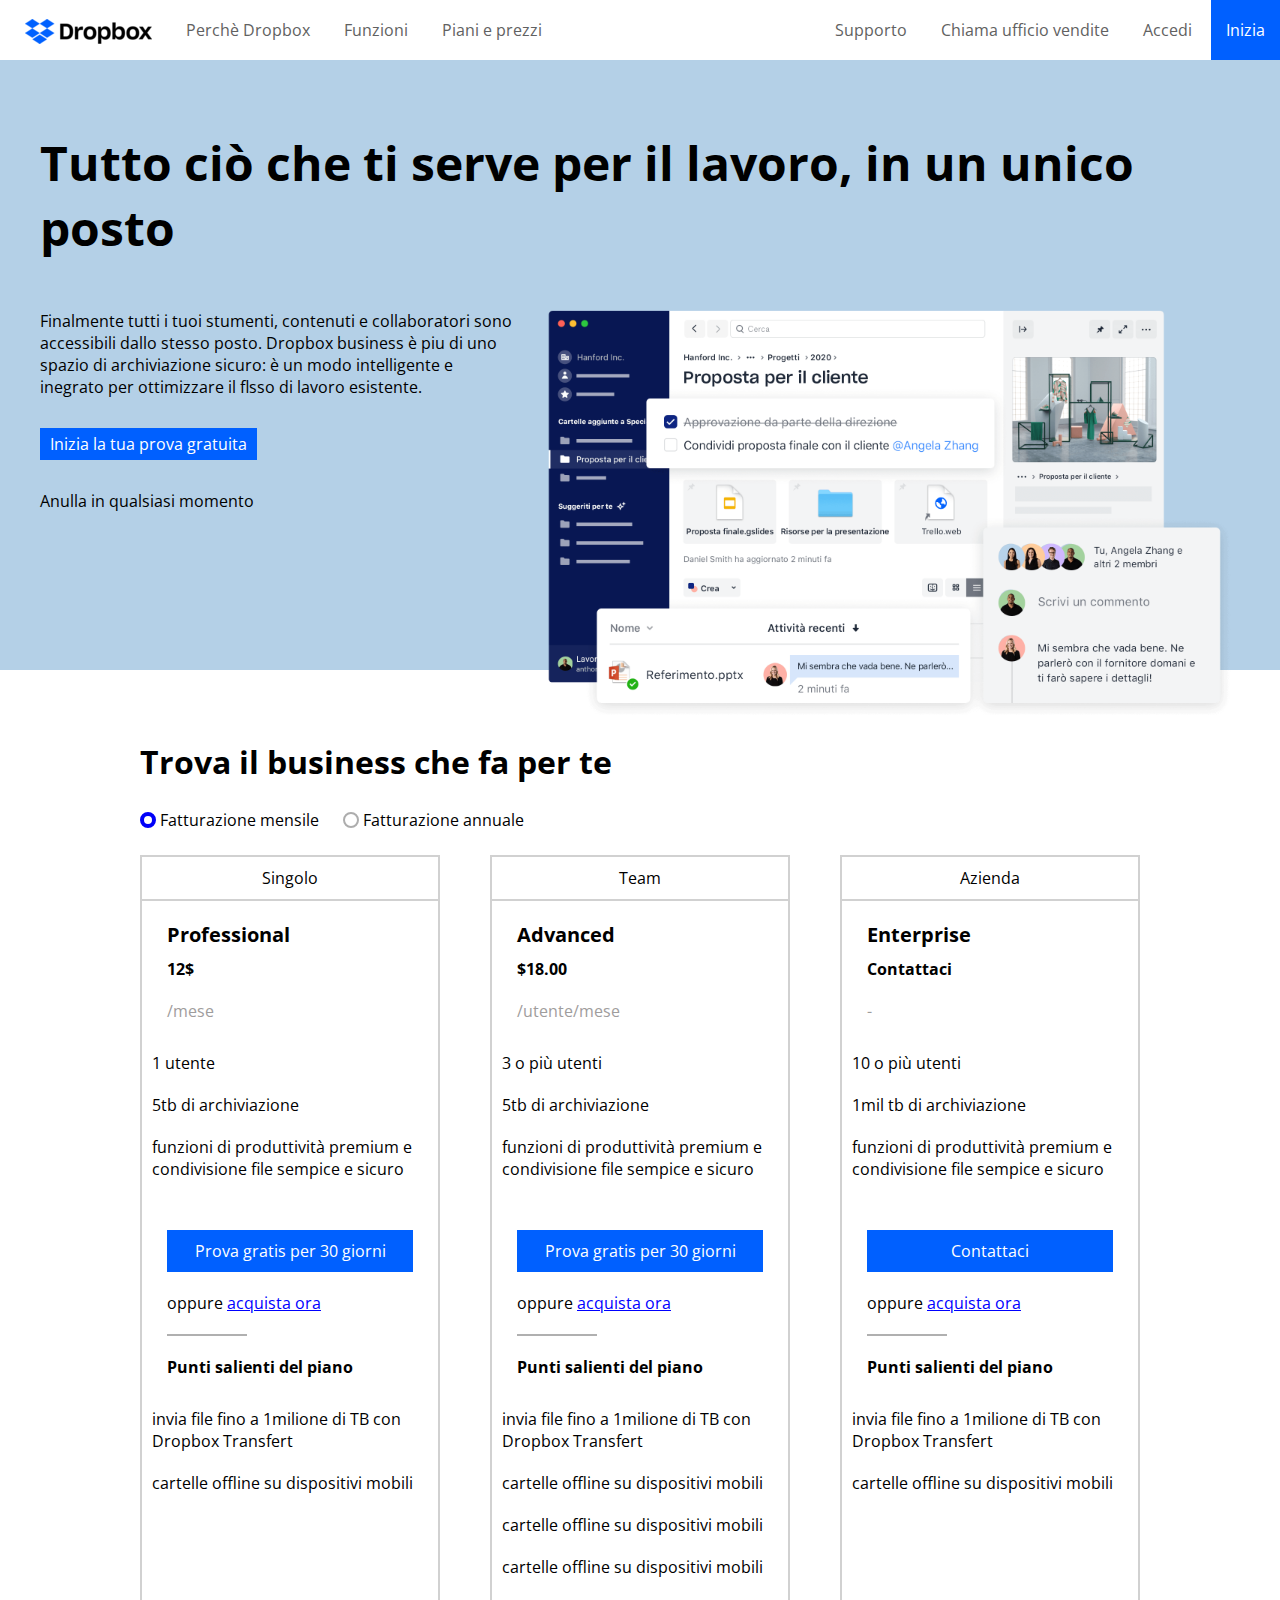
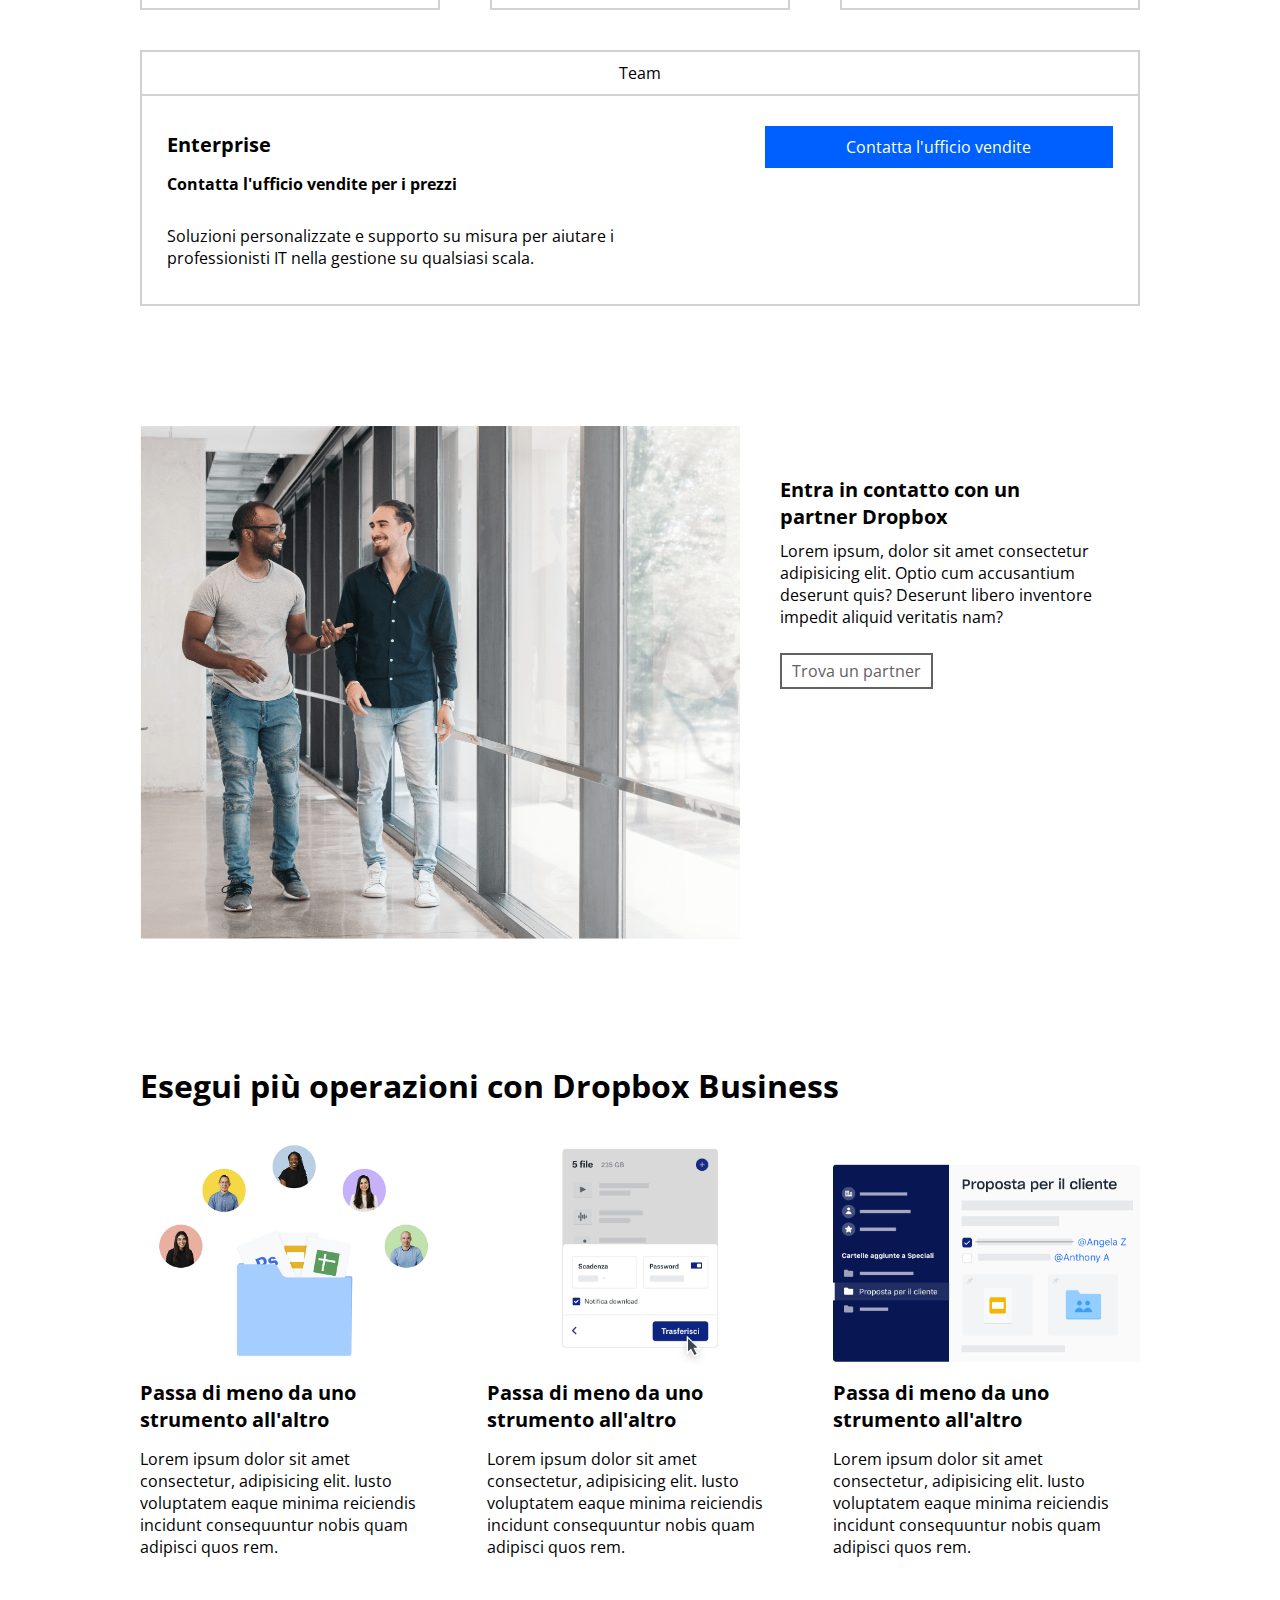
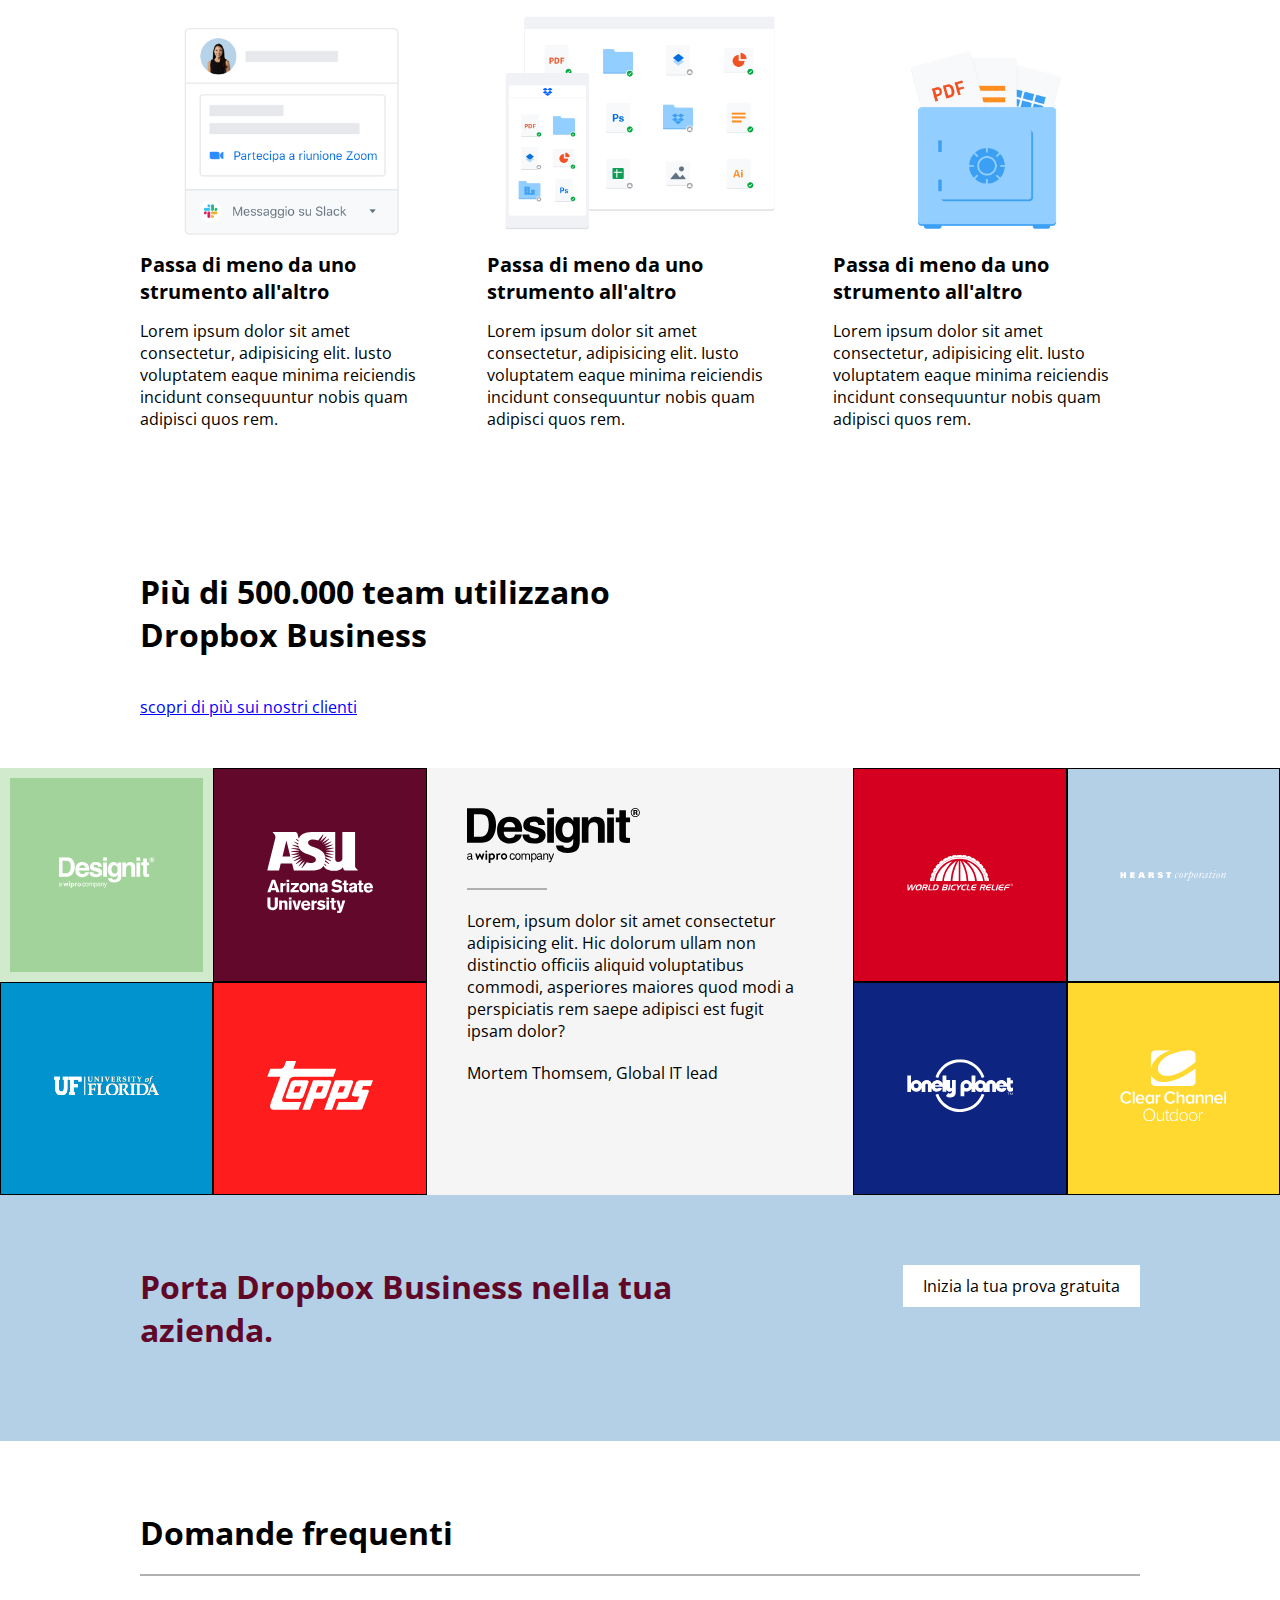
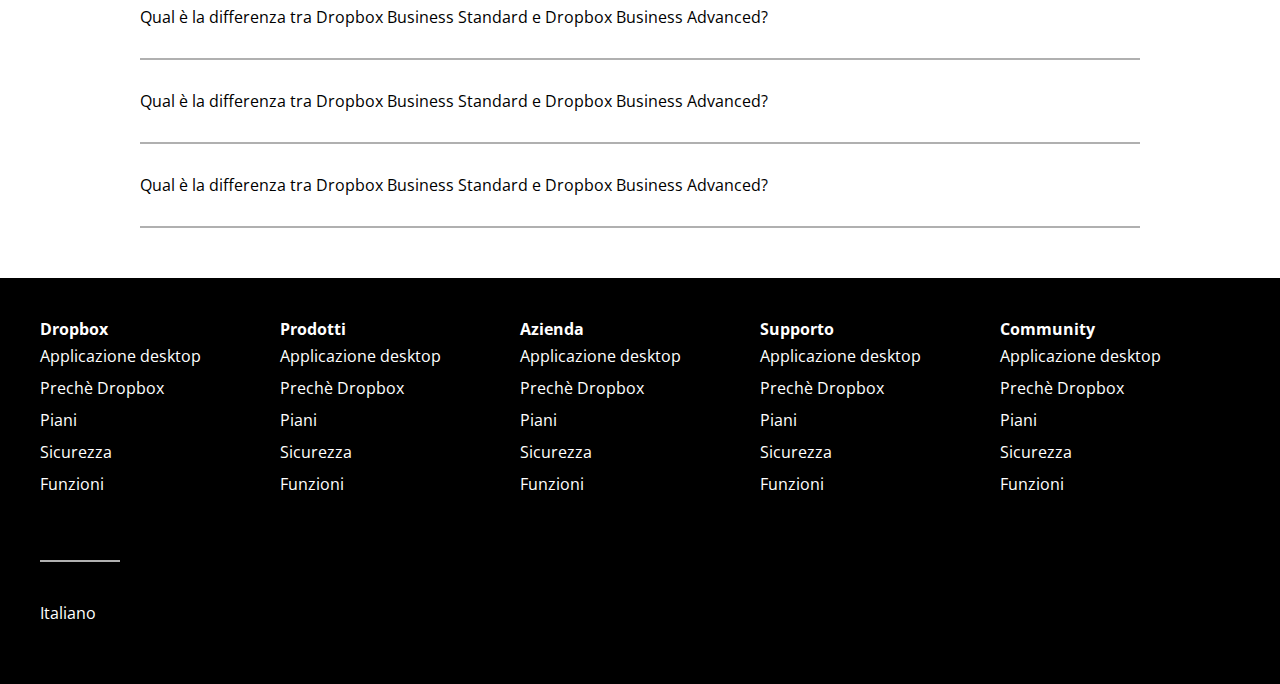
<file: index.html>
<!DOCTYPE html>
<html lang="en">
<head>
    <meta charset="UTF-8">
    <meta http-equiv="X-UA-Compatible" content="IE=edge">
    <meta name="viewport" content="width=device-width, initial-scale=1.0">
    <title>dropbox business</title>

    <!-- LINK -->
    <link rel="preconnect" href="https://fonts.googleapis.com">
    <link rel="preconnect" href="https://fonts.gstatic.com" crossorigin>
    <link href="https://fonts.googleapis.com/css2?family=Open+Sans:wght@400;700&display=swap" rel="stylesheet">
    
    <link rel="stylesheet" href="https://cdnjs.cloudflare.com/ajax/libs/font-awesome/6.4.0/css/all.min.css" integrity="sha512-iecdLmaskl7CVkqkXNQ/ZH/XLlvWZOJyj7Yy7tcenmpD1ypASozpmT/E0iPtmFIB46ZmdtAc9eNBvH0H/ZpiBw==" crossorigin="anonymous" referrerpolicy="no-referrer" />
   
    <!-- CSS -->
    <link rel="stylesheet" href="css/style.css">
</head>
<body class="debug">
    <!--  -->
    <header>
        
        <div class="col-header flex">
            
            <nav class="row-left ">
                
                <ul>
                    <li>
                        <a href="">
                            <img src="img/logo-small.png" alt="Dropbox">
                        </a>
                    </li>
                    <li>
                        <a href="">Perchè Dropbox</a>
                    </li>
                    <li class="nav-function">
                        <a href="">Funzioni</a>
                        <div class="dropdown-functions">
                            <ul>
                                <li>
                                    <a href="">lorem</a>
                                </li>
                                <li>
                                    <a href="">lorem</a>
                                </li><li>
                                    <a href="">lorem</a>
                                </li>
                            </ul>
                        </div>
                    </li>
                    <li>
                        <a href="">Piani e prezzi</a>
                    </li>
                </ul>
            </nav>
            <nav class="row-right">
                <ul>
                    <li>
                        <a href="">Supporto</a>
                    </li>
                    <li>
                        <a href="">Chiama ufficio vendite</a>
                    </li>
                    <li>
                        <a href="">Accedi</a>
                    </li>
                    <li>
                        <a href="" class="button">Inizia</a>
                    </li>
                </ul>
            </nav>
        </div>
    </header>
    <!--  -->
    <main>
        <!-- section1 -->
        <section class="jumbotron">
            <div class="container-wide">
                <h1>
                    Tutto ciò che ti serve per il lavoro, in un unico posto
                </h1>
                <div class="jumbo-row flex">
                    <div class="jumbo1 col-small">
                        <p>
                            Finalmente tutti i tuoi stumenti, contenuti e collaboratori sono accessibili dallo stesso posto. Dropbox business è piu di uno spazio di archiviazione sicuro: è un modo intelligente e inegrato per ottimizzare il flsso di lavoro esistente.
                        </p>
                            
                        <a href="bonus.html" target=”_blank” class="button">Inizia la tua prova gratuita</a>
                            
                        <span>
                            Anulla in qualsiasi momento
                        </span>
                        <span>
                            <a href="#arrow-jump"><i class="fa-solid fa-arrow-down fa-xl"></i></a>
                        </span>
                        
                    </div>
                    <div class="jumbo2 col-big">
                        <img src="img/jumbo.png" alt="">
                    </div>
                </div>
            </div>
        </section>
        <!-- section2 -->
        <section>
            <div class="container-small">
                <h2>
                    Trova il business che fa per te
                </h2>
                <div class="selection-payment">
                    <span class="circle select"></span>
                    <span>Fatturazione mensile</span>
                    <span class="circle"></span>
                    <span>Fatturazione annuale</span>
                </div>
                <div class="flex payment-row">
                    <div class="payment-col">
                        <div class="payment-plan">
                            <i class="fa-solid fa-user"></i>
                            Singolo
                        </div>
                        <div class="payment-desc">
                            <h3>
                                Professional

                            </h3>
                            <ul>
                                <li class="cost">
                                    12$
                                </li>
                                <li>
                                    /mese
                                </li>
                            </ul>
                            <ul class="fa-ul">
                                <li>
                                    <i class="fa-li fa fa-user"></i>
                                    <span class="user">1 utente</span>
                                </li>
                                <li>
                                    <i class="fa-li fa fa-folder"></i>
                                    <span>5tb di archiviazione</span>
                                </li>
                                <li>
                                    
                                    <i class="fa-li fa fa-code-fork"></i>
                                    <span>funzioni di produttività premium e condivisione file sempice e sicuro</span>
                                </li>
                            </ul>
                            <a href="bonus.html" target=”_blank” class="button">Prova gratis per 30 giorni</a>
                            <span>
                                oppure 
                                <a href="">acquista ora</a>
                            </span>
                            <div class="line-break"></div>
                            <h6>
                                Punti salienti del piano
                            </h6>
                            <ul class="fa-ul">
                                <li>
                                    <i class="fa-li fa fa-check"></i>
                                    invia file fino a 1milione di TB con Dropbox Transfert
                                </li>
                                <li>
                                    <i class="fa-li fa fa-check"></i>
                                    cartelle offline su dispositivi mobili
                                </li>
                            </ul>
                        </div>
                    </div>

                    <div class="payment-col">
                        <div class="payment-plan">
                            <i class="fa-solid fa-users"></i>
                            Team
                        </div>
                        <div class="payment-desc">
                            <h3>
                                Advanced
                            </h3>
                            <ul>
                                <li class="cost">
                                    $18.00
                                </li>
                                <li>
                                    /utente/mese
                                </li>
                            </ul>

                            <ul class="fa-ul">
                                <li>
                                    <i class="fa-li fa fa-users"></i>
                                    <span class="user">3 o più utenti</span>
                                </li>
                                <li>
                                    <i class="fa-li fa fa-folder"></i>
                                    <span>5tb di archiviazione</span>
                                </li>
                                <li>
                                    <i class="fa-li fa fa-code-fork"></i>
                                    <span>funzioni di produttività premium e condivisione file sempice e sicuro</span>
                                </li>
                            </ul>
                            <a href="" class="button">Prova gratis per 30 giorni</a>
                            <span>
                                oppure 
                                <a href="">acquista ora</a>
                            </span>
                            <div class="line-break"></div>
                            <h6>
                                Punti salienti del piano
                            </h6>
                            <ul class="fa-ul">
                                <li>
                                    <i class="fa-li fa fa-check"></i>
                                    invia file fino a 1milione di TB con Dropbox Transfert
                                </li>
                                <li>
                                    <i class="fa-li fa fa-check"></i>
                                    cartelle offline su dispositivi mobili
                                </li>
                                <li>
                                    <i class="fa-li fa fa-check"></i>
                                    cartelle offline su dispositivi mobili
                                </li>
                                <li>
                                    <i class="fa-li fa fa-check"></i>
                                    cartelle offline su dispositivi mobili
                                </li>
                            </ul>
                        </div>
                    </div>

                    <div class="payment-col">
                        <div class="payment-plan">
                            <i class="fa-sharp fa-solid fa-building"></i>
                            Azienda
                        </div>
                        <div class="payment-desc">
                            <h3>
                                Enterprise
                            </h3>
                            <ul>
                                <li class="cost">
                                    Contattaci
                                </li>
                                <li>
                                    -
                                </li>
                            </ul>
                            <ul class="fa-ul">
                                <li>
                                    <i class="fa-li fa fa-user"></i>
                                    <span class="user">10 o più utenti</span>
                                </li>
                                <li>
                                    <i class="fa-li fa fa-folder"></i>
                                    <span>1mil tb di archiviazione</span>
                                </li>
                                <li>
                                    
                                    <i class="fa-li fa fa-code-fork"></i>
                                    <span>funzioni di produttività premium e condivisione file sempice e sicuro</span>
                                </li>
                            </ul>
                            <a href="" class="button">Contattaci</a>
                            <span>
                                oppure 
                                <a href="">acquista ora</a>
                            </span>
                            <div class="line-break"></div>
                            <h6>
                                Punti salienti del piano
                            </h6>
                            <ul class="fa-ul">
                                <li>
                                    <i class="fa-li fa fa-check"></i>
                                    invia file fino a 1milione di TB con Dropbox Transfert
                                </li>
                                <li>
                                    <i class="fa-li fa fa-check"></i>
                                    cartelle offline su dispositivi mobili
                                </li>
                            </ul>
                        </div>
                    </div>

                    <div class="payment-col">
                        <div class="payment-plan">
                            <i class="fa-sharp fa-solid fa-building"></i>
                            Team
                        </div>
                        <div class="enterprise-row flex">
                            <div class="col-big payment-desc">
                                <h3>
                                    Enterprise
                                </h3>
                                <h4>
                                    Contatta l'ufficio vendite per i prezzi
                                </h4>
                                <p>
                                    Soluzioni personalizzate e supporto su misura per aiutare i professionisti IT nella gestione su qualsiasi scala.
                                </p>
                            </div>
                            <div class="col-small payment-desc">
                                <a href="" class="button">Contatta l'ufficio vendite</a>
                            </div>
                        </div>
                    </div>
                </div>
            </div>
        </section>
        <!-- section3 -->
       
        <!-- section3 -->
        <section class="partner">
            <div class="container-small">
                <div class="row flex">
                    <div class="col-big">
                        <img src="img/partner.png" alt="">
                    </div>
                    <div class="col-small">
                        <h3>
                            Entra in contatto con un partner Dropbox
                        </h3>
                        <p>
                            Lorem ipsum, dolor sit amet consectetur adipisicing elit. Optio cum accusantium deserunt quis? Deserunt libero inventore impedit aliquid veritatis nam?
                        </p>
                        <a href="" class="button">Trova un partner</a>
                    </div>
                </div>
            </div>
        </section>
        <!-- section4 -->
        <section>
            <div class="container-small">
                <h2>
                    Esegui più operazioni con Dropbox Business
                </h2>
                <div class="flex col-dropboxbusiness">

                    <div class="row-1-3">
                        <div>
                            <img src="img/business-feature-switching-tools.png" alt="">
                        </div>
                        <h3>
                            Passa di meno da uno strumento all'altro
                        </h3>
                        <p>
                            Lorem ipsum dolor sit amet consectetur, adipisicing elit. Iusto voluptatem eaque minima reiciendis incidunt consequuntur nobis quam adipisci quos rem.
                        </p>
                    </div>

                    <div class="row-1-3">
                        <div>
                            <img src="img/business-feature-send-files-it.png" alt="">
                        </div>
                        <h3>
                            Passa di meno da uno strumento all'altro
                        </h3>
                        <p>
                            Lorem ipsum dolor sit amet consectetur, adipisicing elit. Iusto voluptatem eaque minima reiciendis incidunt consequuntur nobis quam adipisci quos rem.
                        </p>
                    </div>

                    <div class="row-1-3">
                        <div>
                            <img src="img/business-feature-coordinate-it.png" alt="">
                        </div>
                        <h3>
                            Passa di meno da uno strumento all'altro
                        </h3>
                        <p>
                            Lorem ipsum dolor sit amet consectetur, adipisicing elit. Iusto voluptatem eaque minima reiciendis incidunt consequuntur nobis quam adipisci quos rem.
                        </p>
                    </div>

                    <div class="row-1-3">
                        <div>
                            <img src="img/business-feature-integrations-it.png" alt="">
                        </div>
                        <h3>
                            Passa di meno da uno strumento all'altro
                        </h3>
                        <p>
                            Lorem ipsum dolor sit amet consectetur, adipisicing elit. Iusto voluptatem eaque minima reiciendis incidunt consequuntur nobis quam adipisci quos rem.
                        </p>
                    </div>

                    <div class="row-1-3">
                        <div>
                            <img src="img/business-feature-multi-device.png" alt="">
                        </div>
                        <h3>
                            Passa di meno da uno strumento all'altro
                        </h3>
                        <p>
                            Lorem ipsum dolor sit amet consectetur, adipisicing elit. Iusto voluptatem eaque minima reiciendis incidunt consequuntur nobis quam adipisci quos rem.
                        </p>
                    </div>

                    <div class="row-1-3">
                        <div>
                            <img src="img/business-feature-security.png" alt="">
                        </div>
                        <h3>
                            Passa di meno da uno strumento all'altro
                        </h3>
                        <p>
                            Lorem ipsum dolor sit amet consectetur, adipisicing elit. Iusto voluptatem eaque minima reiciendis incidunt consequuntur nobis quam adipisci quos rem.
                        </p>
                    </div>

                   
                </div>
            </div>
        </section>
        <!-- section5 -->
        <section>
            <div class="container-small">
                <div class="row flex">
                    <div class="col-big">
                        <h2>
                            Più di 500.000 team utilizzano Dropbox Business
                        </h2>
                        <a href="">scopri di più sui nostri clienti</a>
                    </div>
                    <div class="col-small">

                    </div>
            </div>
        </section>
        <!-- section6 -->
        <section class="sponsor">
            <div class="flex row-sponsor">
                <div class="col-sponsor">
                    <div class="flex row-sponsor-logos">
                        <div class="col-sponsor-logos green">
                            <div class="svg-position">
                                <img src="img/designit.svg" alt="">
                            </div>
                        </div>
                        <div class="col-sponsor-logos bordeaux">
                            <div class="svg-position">
                                <img src="img/arizona_state_university.svg" alt="">
                            </div>
                        </div>
                        <div class="col-sponsor-logos acqua">
                            <div class="svg-position">
                                <img src="img/university_of_florida.svg" alt="">
                            </div>
                        </div>
                        <div class="col-sponsor-logos red">
                            <div class="svg-position">
                                <img src="img/topps.svg" alt="">
                            </div>
                        </div>
                    </div>
                </div>
                <div class="col-sponsor">
                    <div class="main-sponsor">
                        <img src="img/designit.svg" alt="">
                    </div>
                    <div class="line-break"></div>
                    <p>
                        Lorem, ipsum dolor sit amet consectetur adipisicing elit. Hic dolorum ullam non distinctio officiis aliquid voluptatibus commodi, asperiores maiores quod modi a perspiciatis rem saepe adipisci est fugit ipsam dolor?
                    </p>
                    Mortem Thomsem, Global IT lead
                </div>
                <div class="col-sponsor">
                    <div class="flex row-sponsor-logos">
                        <div class="col-sponsor-logos darkred">
                            <div class="svg-position">
                                <img src="img/world_bicycle_relief.svg" alt="">
                            </div>
                        </div>
                        <div class="col-sponsor-logos ice">
                            <div class="svg-position">
                                <img src="img/hearst_corp.svg" alt="">
                            </div>
                        </div>
                        <div class="col-sponsor-logos blue">
                            <div class="svg-position">
                                <img src="img/lonely_planet.svg" alt="">
                            </div>
                        </div>
                        <div class="col-sponsor-logos yellow">
                            <div class="svg-position">
                                <img src="img/clear_channel.svg" alt="">
                            </div>
                        </div>
                    </div>
                </div>
            </div>
        </section>
        <!-- section7 -->
        <section class="banner">
            <div class="container-small">
                <div class="row flex">
                    <div class="col-big">
                        <h2>
                            Porta Dropbox Business nella tua azienda.
                        </h2>
                        
                    </div>
                    <div class="col-small">
                        <a href="" class="button">Inizia la tua prova gratuita</a>
                    </div>
            </div>
            </div>
        </section>
        <!-- section8  usure of structure-->
        <section class="questions" id="arrow-jump">
            <div class="container-small">
                <h2>
                    Domande frequenti
                </h2>
                <div class="question-1 question">
                    <span> 
                        Qual è la differenza tra Dropbox Business Standard e Dropbox Business Advanced?
                    </span>

                    <p>
                        Lorem ipsum dolor sit amet consectetur, adipisicing elit. Ratione assumenda labore beatae dolorum consequuntur adipisci reprehenderit sint quaerat provident natus!
                    </p>

                    <div class="scroll-down">
                        <i class="fa-solid fa-chevron-down"></i>
                    </div>
                </div>
                <div class="question-2 question">
                    <span> 
                        Qual è la differenza tra Dropbox Business Standard e Dropbox Business Advanced?
                    </span>
                    <p>
                        Lorem ipsum dolor sit amet consectetur, adipisicing elit. Ratione assumenda labore beatae dolorum consequuntur adipisci reprehenderit sint quaerat provident natus!
                    </p>
                    <div class="scroll-down">
                        <i class="fa-solid fa-chevron-down"></i>
                    </div>
                </div>
                <div class="question-3 question">
                    <span> 
                        Qual è la differenza tra Dropbox Business Standard e Dropbox Business Advanced?
                    </span>
                    <p>
                        Lorem ipsum dolor sit amet consectetur, adipisicing elit. Ratione assumenda labore beatae dolorum consequuntur adipisci reprehenderit sint quaerat provident natus!
                    </p>
                    <div class="scroll-down">
                        <i class="fa-solid fa-chevron-down"></i>
                    </div>
                </div>
            </div>
        </section>

    </main>
    <!--  -->
    <footer>
        <div class="container-wide">
            <div class="flex row-footer">
                <div class="col-footer">
                    <h4>
                        Dropbox
                    </h4>
                    <ul>
                        <li>
                            <a href="">Applicazione desktop</a>
                        </li>
                        <li>
                            <a href="">Prechè Dropbox</a>
                        </li>
                        <li>
                            <a href="">Piani</a>
                        </li>
                        <li>
                            <a href="">Sicurezza</a>
                        </li>
                        <li>
                            <a href="">Funzioni</a>
                        </li>
                    </ul>
                </div>
                <div class="col-footer">
                    <h4>
                        Prodotti
                    </h4>
                    <ul>
                        <li>
                            <a href="">Applicazione desktop</a>
                        </li>
                        <li>
                            <a href="">Prechè Dropbox</a>
                        </li>
                        <li>
                            <a href="">Piani</a>
                        </li>
                        <li>
                            <a href="">Sicurezza</a>
                        </li>
                        <li>
                            <a href="">Funzioni</a>
                        </li>
                    </ul>
                </div>
                <div class="col-footer">
                    <h4>
                        Azienda
                    </h4>
                    <ul>
                        <li>
                            <a href="">Applicazione desktop</a>
                        </li>
                        <li>
                            <a href="">Prechè Dropbox</a>
                        </li>
                        <li>
                            <a href="">Piani</a>
                        </li>
                        <li>
                            <a href="">Sicurezza</a>
                        </li>
                        <li>
                            <a href="">Funzioni</a>
                        </li>
                    </ul>
                </div>
                <div class="col-footer">
                    <h4>
                        Supporto
                    </h4>
                    <ul>
                        <li>
                            <a href="">Applicazione desktop</a>
                        </li>
                        <li>
                            <a href="">Prechè Dropbox</a>
                        </li>
                        <li>
                            <a href="">Piani</a>
                        </li>
                        <li>
                            <a href="">Sicurezza</a>
                        </li>
                        <li>
                            <a href="">Funzioni</a>
                        </li>
                    </ul>
                </div>
                <div class="col-footer">
                    <h4>
                        Community
                    </h4>
                    <ul>
                        <li>
                            <a href="">Applicazione desktop</a>
                        </li>
                        <li>
                            <a href="">Prechè Dropbox</a>
                        </li>
                        <li>
                            <a href="">Piani</a>
                        </li>
                        <li>
                            <a href="">Sicurezza</a>
                        </li>
                        <li>
                            <a href="">Funzioni</a>
                        </li>
                    </ul>
                </div>
            </div>
            <div class="line-break"></div>
            <div class="language">
                <i class="fa-sharp fa-solid fa-earth-americas"></i>
                Italiano
                <div class="lang-selector">
                    <i class="fa-solid fa-caret-up"></i>
                    <div class="dropdown-lang">
                        <ul>
                            <li>
                                <a href="">Korean</a>
                            </li>
                            <li>
                                <a href="">Swahili</a>
                            </li>
                            <li>
                                <a href="">Latin</a>
                            </li>
                            <li>
                                <a href="">Aramaic</a>
                            </li>
                        </ul>
                    </div>
                </div>
                
            </div>
        </div>
    </footer>
</body>
</html>
</file>
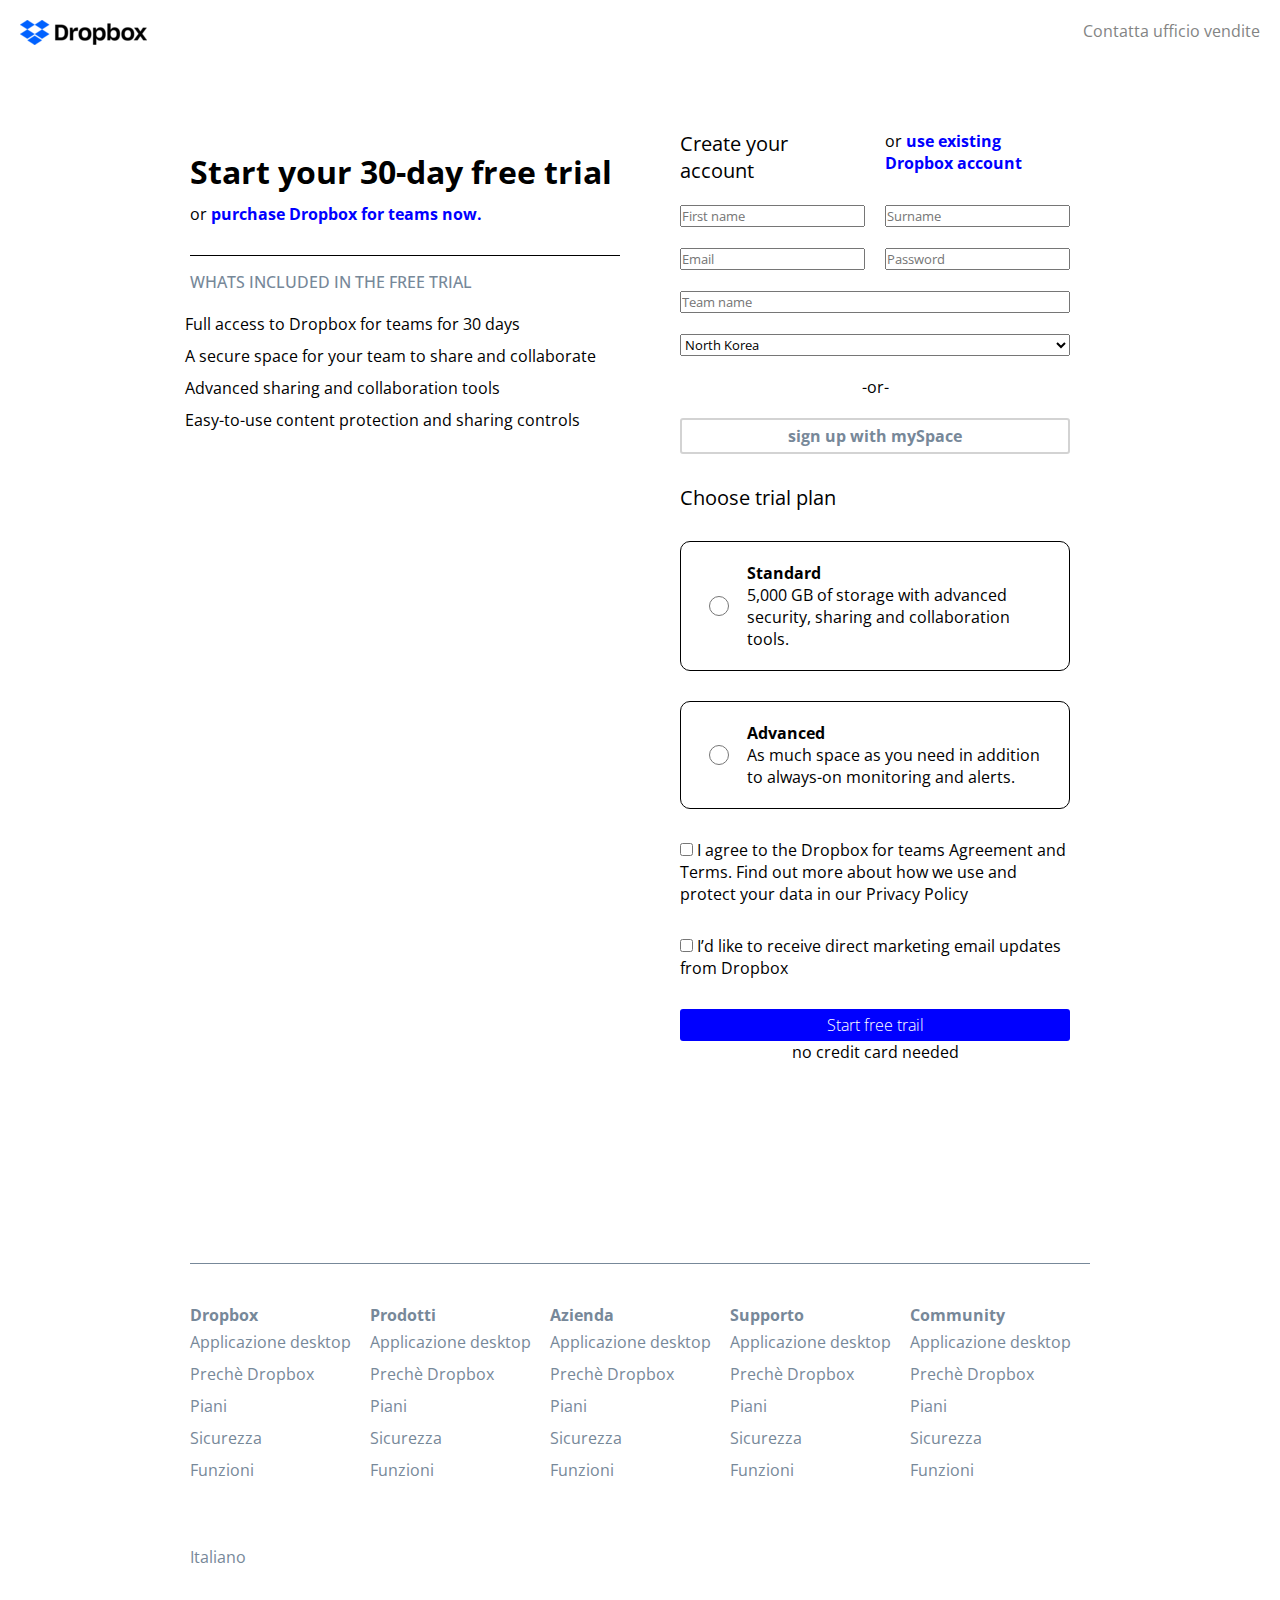
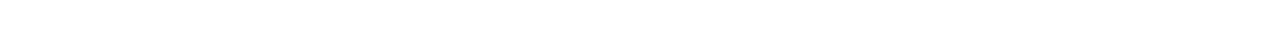
<file: bonus.html>
<!DOCTYPE html>
<html lang="en">
<head>
    <meta charset="UTF-8">
    <meta http-equiv="X-UA-Compatible" content="IE=edge">
    <meta name="viewport" content="width=device-width, initial-scale=1.0">
    <!-- links -->
    <link rel="preconnect" href="https://fonts.googleapis.com">
    <link rel="preconnect" href="https://fonts.gstatic.com" crossorigin>
    <link href="https://fonts.googleapis.com/css2?family=Open+Sans:wght@400;700&display=swap" rel="stylesheet">
    <link rel="stylesheet" href="https://cdnjs.cloudflare.com/ajax/libs/font-awesome/6.4.0/css/all.min.css" integrity="sha512-iecdLmaskl7CVkqkXNQ/ZH/XLlvWZOJyj7Yy7tcenmpD1ypASozpmT/E0iPtmFIB46ZmdtAc9eNBvH0H/ZpiBw==" crossorigin="anonymous" referrerpolicy="no-referrer" />
    
    
    <link rel="stylesheet" href="css/style2.css">
    
    <title>Dropbox Professional</title>
</head>
<body class="debug">
    <header>
        <nav class="flex">
            <div class="dropboxlogo">
                <a href="index.html"><img src="img/logo-small.png" alt=""></a>
            </div>
            <div>
                <a href="">Contatta ufficio vendite</a>
                <a href=""><i class="fa-solid fa-chevron-down"></i></a>
            </div>
        </nav>
        
    </header>
    <!--  -->
    <main>
        <div class="container">
            <div class="row flex">
                <div class="col col-left">
                    <div>
                        <h1>
                            Start your 30-day free trial
                        </h1>
                        <span>
                            or <a href="">purchase Dropbox for teams now.</a>
                        </span>
                    </div>
                    <div>
                        <h4>
                            Whats Included in the free trial
                        </h4>
                        <ul class="fa-ul">
                            <li>
                                <i class="fa-li fa fa-check"></i>
                                Full access to Dropbox for teams for 30 days
                            </li>
                            <li>
                                <i class="fa-li fa fa-check"></i>
                                A secure space for your team to share and collaborate
                            </li>
                            <li>
                                <i class="fa-li fa fa-check"></i>
                                Advanced sharing and collaboration tools
                            </li>
                            <li>
                                <i class="fa-li fa fa-check"></i>
                                Easy-to-use content protection and sharing controls
                            </li>
                        </ul>
                    </div>
                </div>
                <div class="col col-right">
                    <div class="col-right-flex flex">
                        <div>
                            Create your account
                        </div>
                        <div>
                            or <a href="">use existing Dropbox account</a>
                        </div>
                        <div>
                            <input type="text" placeholder="First name">
                        </div>
                        <div>
                            <input type="text" placeholder="Surname">
                        </div>
                        <div>
                            <input type="text" placeholder="Email">
                        </div>
                        <div>
                            <input type="text" placeholder="Password">
                        </div>
                        <div>
                            <input type="text" placeholder="Team name">
                        </div>
                        <div>
                            <select name="county" id="">
                                <option value="">North Korea</option>
                                <option value="">Uzbekhistan</option>
                                <option value="">Lithuania</option>
                                <option value="">Vatican City</option>
                            </select>
                        </div>
                        <div>
                            -or-
                        </div>
                        <div>
                            <a href="" class="button">sign up with mySpace</a>
                        </div>
                    </div>
                    <!-- end input typ and flex column -->
                    <div class="bottom-section">
                        <div class="trial-plan">
                            <span>Choose trial plan</span>
                        </div>
                        <div class="plan-type flex">
                            <input type="radio" name="" id="">
                            <label for="">
                                <div>
                                    <h4>
                                        Standard
                                    </h4>
                                    <p>
                                        5,000 GB of storage with advanced security, sharing and collaboration tools.
                                    </p>
                                </div>
                            </label>
                        </div>

                        <div class="plan-type flex">
                            <input type="radio" name="" id="">
                            <label for="">
                                <div>
                                    <h4>
                                        Advanced
                                    </h4>
                                    <p>
                                        As much space as you need in addition to always-on monitoring and alerts.                               
                                    </p>
                                </div>
                            </label>
                        </div>
                        
                        <div>
                            <input type="checkbox" name="terms" id="">
                            <label for="terms">
                                I agree to the Dropbox for teams Agreement and Terms. Find out more about how we use and protect your data in our Privacy Policy
                            </label>
                        </div>
                        <div>
                            <input type="checkbox" name="" id="">
                            <label for="">
                                I’d like to receive direct marketing email updates from Dropbox
                            </label>
                        </div>
                        
                        <div>
                            <a href="" class="button"> Start free trail</a>
                            <span>no credit card needed</span>
                        </div>

                    </div>
                </div>
            </div>
        </div>
    </main>

    <footer>
        <div class="container">
            <div class="flex row-footer">
                <div class="col-footer">
                    <h4>
                        Dropbox
                    </h4>
                    <ul>
                        <li>
                            <a href="">Applicazione desktop</a>
                        </li>
                        <li>
                            <a href="">Prechè Dropbox</a>
                        </li>
                        <li>
                            <a href="">Piani</a>
                        </li>
                        <li>
                            <a href="">Sicurezza</a>
                        </li>
                        <li>
                            <a href="">Funzioni</a>
                        </li>
                    </ul>
                </div>
                <div class="col-footer">
                    <h4>
                        Prodotti
                    </h4>
                    <ul>
                        <li>
                            <a href="">Applicazione desktop</a>
                        </li>
                        <li>
                            <a href="">Prechè Dropbox</a>
                        </li>
                        <li>
                            <a href="">Piani</a>
                        </li>
                        <li>
                            <a href="">Sicurezza</a>
                        </li>
                        <li>
                            <a href="">Funzioni</a>
                        </li>
                    </ul>
                </div>
                <div class="col-footer">
                    <h4>
                        Azienda
                    </h4>
                    <ul>
                        <li>
                            <a href="">Applicazione desktop</a>
                        </li>
                        <li>
                            <a href="">Prechè Dropbox</a>
                        </li>
                        <li>
                            <a href="">Piani</a>
                        </li>
                        <li>
                            <a href="">Sicurezza</a>
                        </li>
                        <li>
                            <a href="">Funzioni</a>
                        </li>
                    </ul>
                </div>
                <div class="col-footer">
                    <h4>
                        Supporto
                    </h4>
                    <ul>
                        <li>
                            <a href="">Applicazione desktop</a>
                        </li>
                        <li>
                            <a href="">Prechè Dropbox</a>
                        </li>
                        <li>
                            <a href="">Piani</a>
                        </li>
                        <li>
                            <a href="">Sicurezza</a>
                        </li>
                        <li>
                            <a href="">Funzioni</a>
                        </li>
                    </ul>
                </div>
                <div class="col-footer">
                    <h4>
                        Community
                    </h4>
                    <ul>
                        <li>
                            <a href="">Applicazione desktop</a>
                        </li>
                        <li>
                            <a href="">Prechè Dropbox</a>
                        </li>
                        <li>
                            <a href="">Piani</a>
                        </li>
                        <li>
                            <a href="">Sicurezza</a>
                        </li>
                        <li>
                            <a href="">Funzioni</a>
                        </li>
                    </ul>
                </div>
            </div>
            <div class="line-break"></div>
            <div class="language">
                <i class="fa-sharp fa-solid fa-earth-americas"></i>
                Italiano
                <a href=""><i class="fa-solid fa-caret-up"></i></a>
            </div>
        </div>
    </footer>
</body>
</html>
</file>
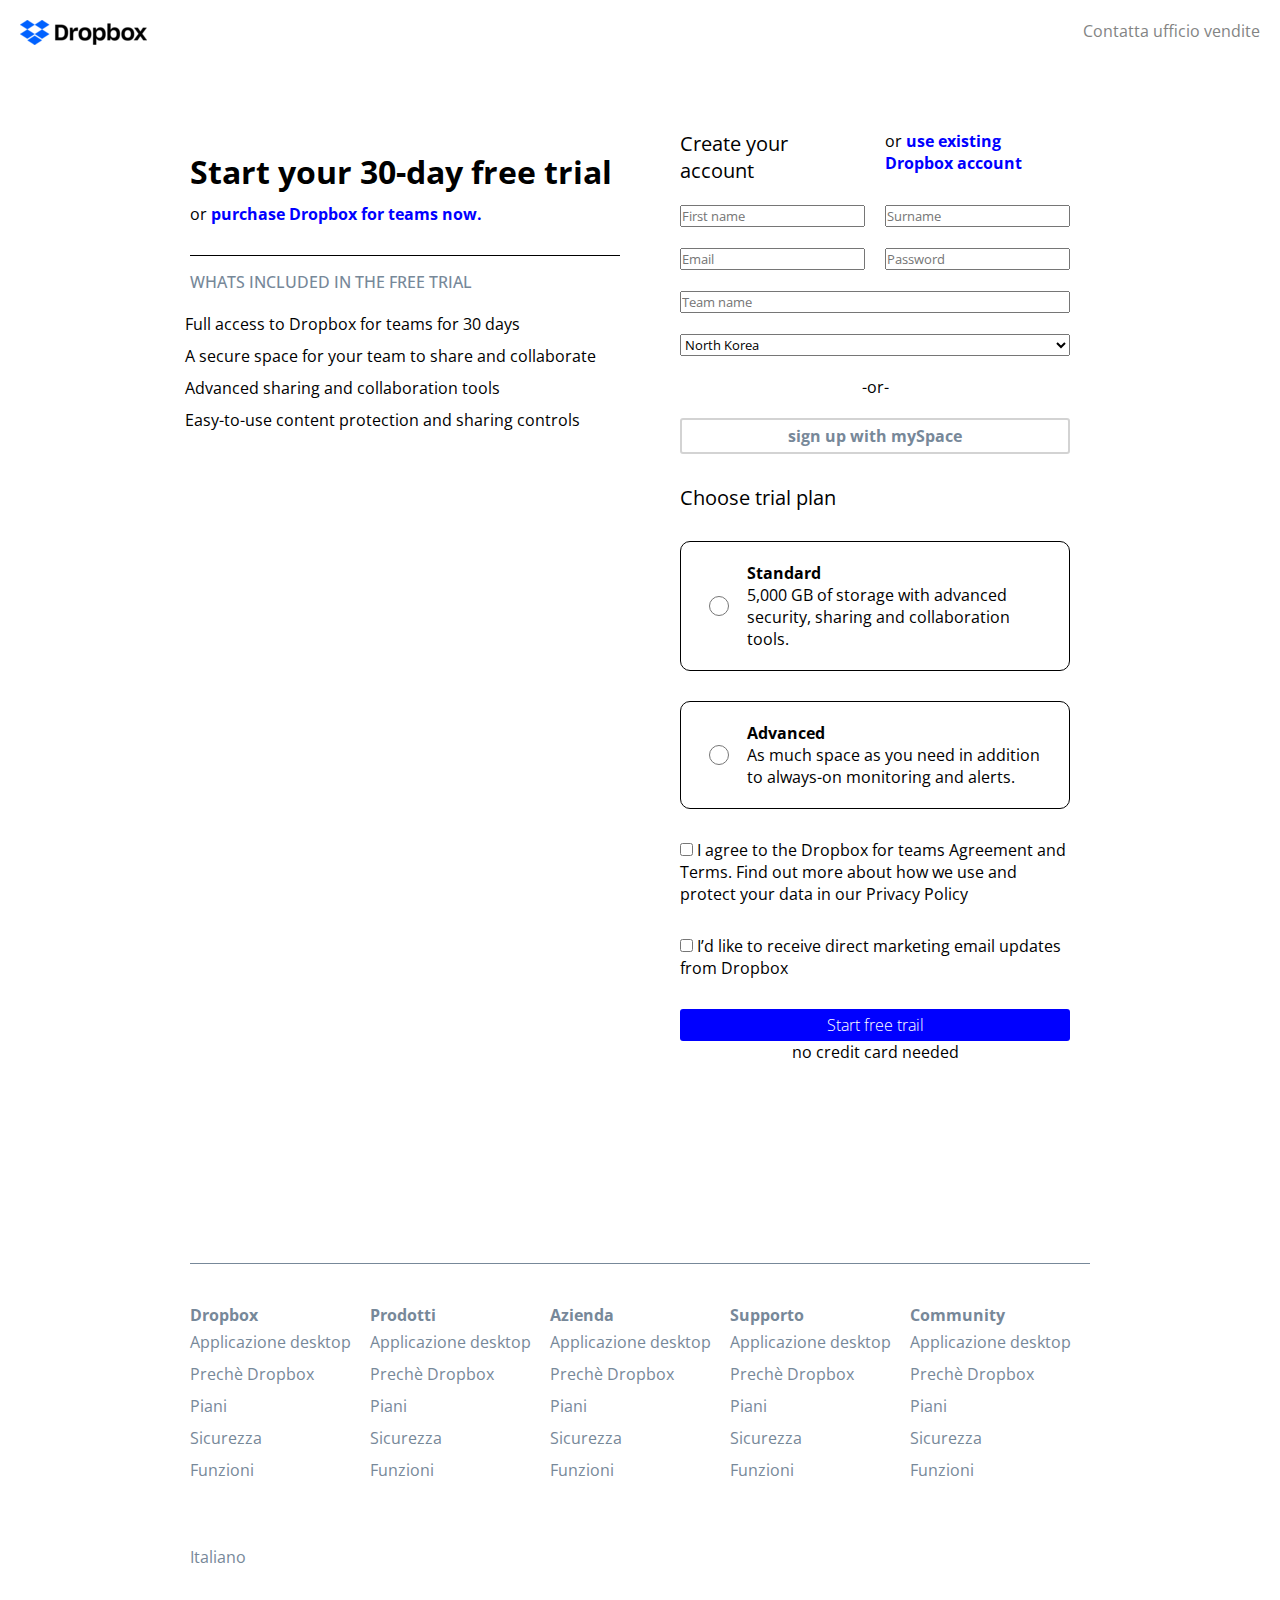
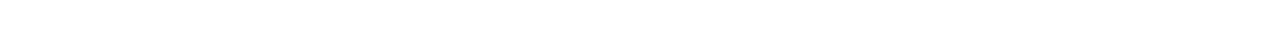
<file: trial.html>
<!DOCTYPE html>
<html lang="en">
<head>
    <meta charset="UTF-8">
    <meta http-equiv="X-UA-Compatible" content="IE=edge">
    <meta name="viewport" content="width=device-width, initial-scale=1.0">
    <!-- links -->
    <link rel="preconnect" href="https://fonts.googleapis.com">
    <link rel="preconnect" href="https://fonts.gstatic.com" crossorigin>
    <link href="https://fonts.googleapis.com/css2?family=Open+Sans:wght@400;700&display=swap" rel="stylesheet">
    <link rel="stylesheet" href="https://cdnjs.cloudflare.com/ajax/libs/font-awesome/6.4.0/css/all.min.css" integrity="sha512-iecdLmaskl7CVkqkXNQ/ZH/XLlvWZOJyj7Yy7tcenmpD1ypASozpmT/E0iPtmFIB46ZmdtAc9eNBvH0H/ZpiBw==" crossorigin="anonymous" referrerpolicy="no-referrer" />
    
    
    <link rel="stylesheet" href="css/style2.css">
    
    <title>Dropbox Professional</title>
</head>
<body class="debug">
    <header>
        <nav class="flex">
            <div class="dropboxlogo">
                <a href=""><img src="img/logo-small.png" alt=""></a>
            </div>
            <div>
                <a href="">Contatta ufficio vendite</a>
                <a href=""><i class="fa-solid fa-chevron-down"></i></a>
            </div>
        </nav>
        
    </header>
    <!--  -->
    <main>
        <div class="container">
            <div class="row flex">
                <div class="col col-left">
                    <div>
                        <h1>
                            Start your 30-day free trial
                        </h1>
                        <span>
                            or <a href="">purchase Dropbox for teams now.</a>
                        </span>
                    </div>
                    <div>
                        <h4>
                            Whats Included in the free trial
                        </h4>
                        <ul class="fa-ul">
                            <li>
                                <i class="fa-li fa fa-check"></i>
                                Full access to Dropbox for teams for 30 days
                            </li>
                            <li>
                                <i class="fa-li fa fa-check"></i>
                                A secure space for your team to share and collaborate
                            </li>
                            <li>
                                <i class="fa-li fa fa-check"></i>
                                Advanced sharing and collaboration tools
                            </li>
                            <li>
                                <i class="fa-li fa fa-check"></i>
                                Easy-to-use content protection and sharing controls
                            </li>
                        </ul>
                    </div>
                </div>
                <div class="col col-right">
                    <div class="col-right-flex flex">
                        <div>
                            Create your account
                        </div>
                        <div>
                            or <a href="">use existing Dropbox account</a>
                        </div>
                        <div>
                            <input type="text" placeholder="First name">
                        </div>
                        <div>
                            <input type="text" placeholder="Surname">
                        </div>
                        <div>
                            <input type="text" placeholder="Email">
                        </div>
                        <div>
                            <input type="text" placeholder="Password">
                        </div>
                        <div>
                            <input type="text" placeholder="Team name">
                        </div>
                        <div>
                            <select name="county" id="">
                                <option value="">North Korea</option>
                                <option value="">Uzbekhistan</option>
                                <option value="">Lithuania</option>
                                <option value="">Vatican City</option>
                            </select>
                        </div>
                        <div>
                            -or-
                        </div>
                        <div>
                            <a href="" class="button">sign up with mySpace</a>
                        </div>
                    </div>
                    <!-- end input typ and flex column -->
                    <div class="bottom-section">
                        <div class="trial-plan">
                            <span>Choose trial plan</span>
                        </div>
                        <div class="plan-type flex">
                            <input type="radio" name="" id="">
                            <label for="">
                                <div>
                                    <h4>
                                        Standard
                                    </h4>
                                    <p>
                                        5,000 GB of storage with advanced security, sharing and collaboration tools.
                                    </p>
                                </div>
                            </label>
                        </div>

                        <div class="plan-type flex">
                            <input type="radio" name="" id="">
                            <label for="">
                                <div>
                                    <h4>
                                        Advanced
                                    </h4>
                                    <p>
                                        As much space as you need in addition to always-on monitoring and alerts.                               
                                    </p>
                                </div>
                            </label>
                        </div>
                        
                        <div>
                            <input type="checkbox" name="terms" id="">
                            <label for="terms">
                                I agree to the Dropbox for teams Agreement and Terms. Find out more about how we use and protect your data in our Privacy Policy
                            </label>
                        </div>
                        <div>
                            <input type="checkbox" name="" id="">
                            <label for="">
                                I’d like to receive direct marketing email updates from Dropbox
                            </label>
                        </div>
                        
                        <div>
                            <a href="" class="button"> Start free trail</a>
                            <span>no credit card needed</span>
                        </div>

                    </div>
                </div>
            </div>
        </div>
    </main>

    <footer>
        <div class="container">
            <div class="flex row-footer">
                <div class="col-footer">
                    <h4>
                        Dropbox
                    </h4>
                    <ul>
                        <li>
                            <a href="">Applicazione desktop</a>
                        </li>
                        <li>
                            <a href="">Prechè Dropbox</a>
                        </li>
                        <li>
                            <a href="">Piani</a>
                        </li>
                        <li>
                            <a href="">Sicurezza</a>
                        </li>
                        <li>
                            <a href="">Funzioni</a>
                        </li>
                    </ul>
                </div>
                <div class="col-footer">
                    <h4>
                        Prodotti
                    </h4>
                    <ul>
                        <li>
                            <a href="">Applicazione desktop</a>
                        </li>
                        <li>
                            <a href="">Prechè Dropbox</a>
                        </li>
                        <li>
                            <a href="">Piani</a>
                        </li>
                        <li>
                            <a href="">Sicurezza</a>
                        </li>
                        <li>
                            <a href="">Funzioni</a>
                        </li>
                    </ul>
                </div>
                <div class="col-footer">
                    <h4>
                        Azienda
                    </h4>
                    <ul>
                        <li>
                            <a href="">Applicazione desktop</a>
                        </li>
                        <li>
                            <a href="">Prechè Dropbox</a>
                        </li>
                        <li>
                            <a href="">Piani</a>
                        </li>
                        <li>
                            <a href="">Sicurezza</a>
                        </li>
                        <li>
                            <a href="">Funzioni</a>
                        </li>
                    </ul>
                </div>
                <div class="col-footer">
                    <h4>
                        Supporto
                    </h4>
                    <ul>
                        <li>
                            <a href="">Applicazione desktop</a>
                        </li>
                        <li>
                            <a href="">Prechè Dropbox</a>
                        </li>
                        <li>
                            <a href="">Piani</a>
                        </li>
                        <li>
                            <a href="">Sicurezza</a>
                        </li>
                        <li>
                            <a href="">Funzioni</a>
                        </li>
                    </ul>
                </div>
                <div class="col-footer">
                    <h4>
                        Community
                    </h4>
                    <ul>
                        <li>
                            <a href="">Applicazione desktop</a>
                        </li>
                        <li>
                            <a href="">Prechè Dropbox</a>
                        </li>
                        <li>
                            <a href="">Piani</a>
                        </li>
                        <li>
                            <a href="">Sicurezza</a>
                        </li>
                        <li>
                            <a href="">Funzioni</a>
                        </li>
                    </ul>
                </div>
            </div>
            <div class="line-break"></div>
            <div class="language">
                <i class="fa-sharp fa-solid fa-earth-americas"></i>
                Italiano
                <a href=""><i class="fa-solid fa-caret-up"></i></a>
            </div>
        </div>
    </footer>
</body>
</html>
</file>
<file: css/style.css>
*{
    padding: 0;
    margin: 0;
    box-sizing: border-box;
    font-family: 'Open Sans', sans-serif;

}

/* GENERAL */
body{
    overflow-x: hidden;
}
li,
ul,
a{
    text-decoration: none;
    
}
ul{
    list-style-type: none;
}
.flex{
    display: flex;
    flex-wrap: wrap;
    
}
.container-wide{
    max-width: 1200px;
    margin: auto;
    
    
}
.container-small{
    max-width: 1000px;
    margin: auto;
    
}
.button{
    display: inline-block;
    background-color: #0060FF;
    padding: 5px 10px;
    color: white;
}
a{
    color: inherit;
}
h2{
    font-size: 2em;
}
h3{
    font-size: 1.25em;
}
.col-big{
    width: 60%;
}
.col-small{
    width: 40%;
}
.line-break{
    border-top: 2px solid #b0b0b0;
    width: 80px;
    margin: 20px 0;
}

/* HEADER */
header{
    width: 100%;
    /* padding: 10px 0; */
    justify-content: space-between;
    align-items: center;
    color: #616161;

    position: sticky;
    top: 0;
    right: 0;
    left: 0;
    z-index: 1;
    background-color: white;
}
header ul,
header ul > li{
    display: inline-block;
}

.col-header{
    justify-content: space-between;
    align-items: center;
}
.row-left,
.row-right{
    line-height: 30px;
    vertical-align: middle;
    margin-left: 10px;
}
header ul > li{
    /* padding: 0 10px; */
}
.row-left a img{
    vertical-align: middle;
}

/* dropdowns */
.nav-function{
    position: relative;
}
.dropdown-functions{
    display: none;
    position: absolute;
}
.nav-function:hover .dropdown-functions{
    display: block;
    background-color: white;
}
.col-header ul li a{
    display: inline-block;
    padding: 15px;
}
.dropdown-functions ul li:hover,
.nav-function:hover{
    background-color: #eaeaea;
}
.dropdown-functions ul li{
    width: 100%;
}
/* MAIN */

section{
    padding:70px 0 50px 0;
}
/* main{
    overflow-y: auto;
    overflow-x: hidden;
} */

/* jumbo */


.jumbotron{
    background-color: #B4D0E7;
    
}
h1{
    font-size: 3em;
    margin-bottom: -50px;
}

.jumbo1 .button{
    margin: 30px 0;
}
.jumbo1 span{
    display: block;
}
.jumbo2 img{
    width: 100%;
}
.jumbo-row{
    position: relative;
    top: 100px;
}
.jumbo1 span i{
    margin-top: 90px;
    font-size: 3em;
    }


/* section2 */

.payment-row{
    justify-content: space-between;
}
.payment-col{
    width: 30%;
    border: 2px solid #d1d1d1;
}

.cost{
    font-weight: bold;
}
.payment-plan{
    text-align: center;
    padding: 10px;
    border-bottom: 2px solid #d1d1d1;
}


/* payment description column */

.payment-desc{
    
    padding: 20px 25px;
}
.payment-desc > ul:first-of-type li:nth-child(2){
    color: rgb(159, 157, 157);
    padding-bottom: 20px;
}
.payment-desc li{
    padding: 10px 0;
}
.payment-desc .fa-ul li{
    margin-left: -15px;
}
.payment-desc ul:first-child{
    margin-left: -20px;
}
.payment-desc span a,
.col-big a{
    color: #0000FF;
    text-decoration: underline;
}
.payment-desc h6{
    font-size: 1em;
    margin: 20px 0;
}
.fa-check{
    color: blue;
}

.payment-desc .button{
    margin: 40px 10px 20px 0;
    width: 100%;
    padding: 10px;
    text-align: center;
  }

/* selectionpayment */


.circle{
    display: inline-block;
    border: 2px solid rgb(173, 173, 173);
    height: 16px;
    width: 16px;
    border-radius: 15px;
    vertical-align: middle;
}
.circle.select{
    border: 4px solid rgb(0, 0, 249);
}


.selection-payment{
    line-height: 20px;
    margin: 25px 0;
}
.selection-payment span:nth-last-of-type(2n+1){
    margin-right: 20px;
}
.selection-payment span{
    vertical-align: middle;
}


.payment-col:last-of-type{
    width: 100%;
    margin-top: 40px;
}


/* bottom column full size */


.enterprise-row .col-big h3,
.enterprise-row .col-big p{
    margin: 15px 0;
}
.enterprise-row .col-big h4{
    margin-bottom: 30px;
}


.enterprise-row .col-small{
    text-align: center;
}

.col-small.payment-desc .button{
    margin-top: 10px;
}


/* section 3 */


.partner .col-big > img{
    width: 100%;
}
.partner .col-small{
    padding: 40px;
} 
.partner .col-small *{
    margin: 10px 0;
}
.partner .col-small > .button{
    background-color: white;
    border: 2px solid #616161;
    color: #616161;
    margin-top: 15px;
}


/* section4 */


.col-dropboxbusiness{
    margin: 0 -20px;
}
.row-1-3{
    width: calc((100% / 3) - 40px);
    margin: 20px 20px;
}

.row-1-3 > div > img{
    width: 100%;
}
.row-1-3 h3{
    margin-bottom: 15px;
}

/* section 5 */


.col-big h2{
    margin-bottom: 40px;
}

/* section6 */


.sponsor{
    padding: 0;
}
.row-sponsor{

}
.col-sponsor{
    width: calc(100% / 3);
    height: calc(100vw / 3);
}
.row-sponsor-logos{
    width: 100%;
    height: 100%;
}
.col-sponsor-logos{
    width: 50%;
    height: 50%;
    border: 1px solid black;
    position: relative;
}
.svg-position{
    position: absolute;
    top: 50%;
    left: 50%;
    transform: translate(-50%, -50%);
    width: 50%;
}
.col-sponsor-logos img{
    width: 100%;
    filter: invert(100%);
}
.col-sponsor:nth-of-type(2n+2){
    padding: 40px;
    background-color: #F5F5F5;
}
.main-sponsor{
    width: 50%;
}
.main-sponsor img{
    width: 100%;
}
.col-sponsor p{
    margin-bottom: 20px;
}

/* logo colors */

.col-sponsor-logos.green{
    border: 10px solid #D1E9CD;
    background-color: #A2D39B;
}
.col-sponsor-logos.bordeaux{
    background-color: #61082B;
}
.col-sponsor-logos.acqua{
    background-color: #0093CE;
}
.col-sponsor-logos.red{
    background-color: #FF1C1C;
}
.col-sponsor-logos.darkred{
    background-color: #D5001F;
}
.col-sponsor-logos.ice{
    background-color: #B4D0E7;
}
.col-sponsor-logos.blue{
    background-color: #0D2481;
}
.col-sponsor-logos.yellow{
    background-color: #FFD830;
}

/* section7 */

.banner{
    background-color: #B4D0E7;
}
.banner .col-small{
    text-align: right;
}
.banner .col-small .button{
    border: none;
}
.banner h2{
    color: #610829;
}

.banner .col-small .button{
    background-color: white;
    color: black;
    padding: 10px 20px;
}


/* section8 */

.questions h2{
    padding-bottom: 20px;
}
.question{
    border-top: 2px solid #b0b0b0 ;
    position: relative;
    padding: 30px 0;
}
.question:last-of-type{
    border-bottom: 2px solid #b0b0b0 ;
}

.scroll-down{
    position: absolute;
    right: 0;
    top: 20px;
    padding: 10px;
}
.question p{
    display: none;
    margin-top: 20px;
    width: 90%;
}
.question-1:hover > p,
.question-2:hover > p,
.question-3:hover > p{
    display: block;
    
}
.question-1:hover .fa-chevron-down,
.question-2:hover .fa-chevron-down,
.question-3:hover .fa-chevron-down{
    transform: rotate(180deg);
}


/* FOOTER */

footer{
    background-color: black;
    color: white;
    padding: 40px 0;
}

.col-footer{
    width: calc(100% / 5);
    margin-bottom: 40px;
}
.col-footer li{
    padding: 5px 0;
}

.language{
    padding: 20px 0;
    
}
.lang-selector{
    display: inline-block;
    padding: 5px;
    position: relative;
}
.dropdown-lang{
    display: none;
    position: absolute;
    bottom: 20px;
    left: 20px;
    
}
.lang-selector:hover .dropdown-lang{
    display: block;
}
.dropdown-lang li:hover{
    background-color: rgb(85, 86, 86);
}
</file>
<file: css/style2.css>
*{
    padding: 0;
    margin: 0;
    box-sizing: border-box;
    font-family: 'Open Sans', sans-serif;

}

/* DEBUG */
/* .debug header{
    border: 2px dotted rgb(108, 10, 10);
}
.debug .col{
    border: 2px dotted rgb(10, 72, 108);
    background-color: lightcoral;
} */

/* GENERAL */

.flex{
    display: flex;
    flex-wrap: wrap;
}
a{
    text-decoration: none;
    color: inherit;
}
ul{
    list-style-type: none;
}
.button{
    display: block;
    width: 100%;
    padding: 5px;
    text-align: center;
    font-weight: 100;
    border-radius: 3px;
}

/* HEADER */
header{
    color: rgb(131, 132, 132);
    padding: 20px;
    position: sticky;
    top: 0;
    right: 0;
    left: 0;
    z-index: 1;
    background-color: white;
}
header .flex{
    justify-content: space-between;
}

/* MAIN */
main{
    padding: 40px 0 150px 0;
}
.container{
    max-width: 900px;
    margin: auto;
}

.row{
    justify-content: space-between;
    margin: -20px;
}
.col{
    width: calc(50% - 40px);
    margin: 20px;
}
main .col-right-flex a,
.fa-check,
.col-left span a{
    font-weight: bold;
    color: blue;
}

/* left column */
.col-left > div:first-child *{
    padding: 10px 0;
}
.col-left > div:first-child{
    border-bottom: 1px solid black;
    padding: 30px 0;
}

.col-left h4{
    text-transform: uppercase;
    color: lightslategray;
    padding: 15px 0;
    font-weight: 500;
}
.col-left li{
    padding: 5px 0;
    margin-left: -5px;
}
/* right column */

.col-right{
    padding: 20px;
    
}
.col-right-flex{
    justify-content: space-between;
    margin: -10px;
}
.col-right-flex > div{
    width: calc(50% - 20px);
    margin: 10px;
}
.col-right-flex > div:nth-of-type(n+7){
    width: 100%;
}
.col-right-flex input,
.col-right-flex select{
    width: 100%;
}
.col-right-flex > div:first-child,
.trial-plan > span{
    font-size: 1.25em;
}
.col-right .col-right-flex div .button{
    border: 2px solid lightgrey;
    background-color: white;
    color: lightslategray;
}
.col-right-flex div:nth-of-type(9){
    text-align: center;
}

.trial-plan{
    margin: 40px 0;
}

.plan-type{
    border: 1px solid black;
    border-radius: 10px;
    padding: 20px 10px;
    justify-content: space-evenly;
   
}
.circle{
    width: 30px;
    height: 30px;
    border-radius: 50%;
    border: 5px solid blue;
}

.plan-type input{
    width: 20px;
    height: 20px;
    align-self: center;
}
.plan-type label{
    width: 80%;
}
.plan-type label > div h4,
.plan-type label > div p{
    text-align: left;
}
.col-right .button{
    background-color: blue;
    color: white;
}

.bottom-section > div{
    margin: 30px 0;
}
.bottom-section div:last-of-type{
    text-align: center;
}


/* FOOTER */
footer{
    color: lightslategray;
}
footer .container{
    border-top: 1px solid lightslategray;
    padding: 40px 0;
}

.col-footer{
    width: calc(100% / 5);
    margin-bottom: 40px;
}
.col-footer li{
    padding: 5px 0;
}

.language{
    padding: 20px 0;
}
</file>
